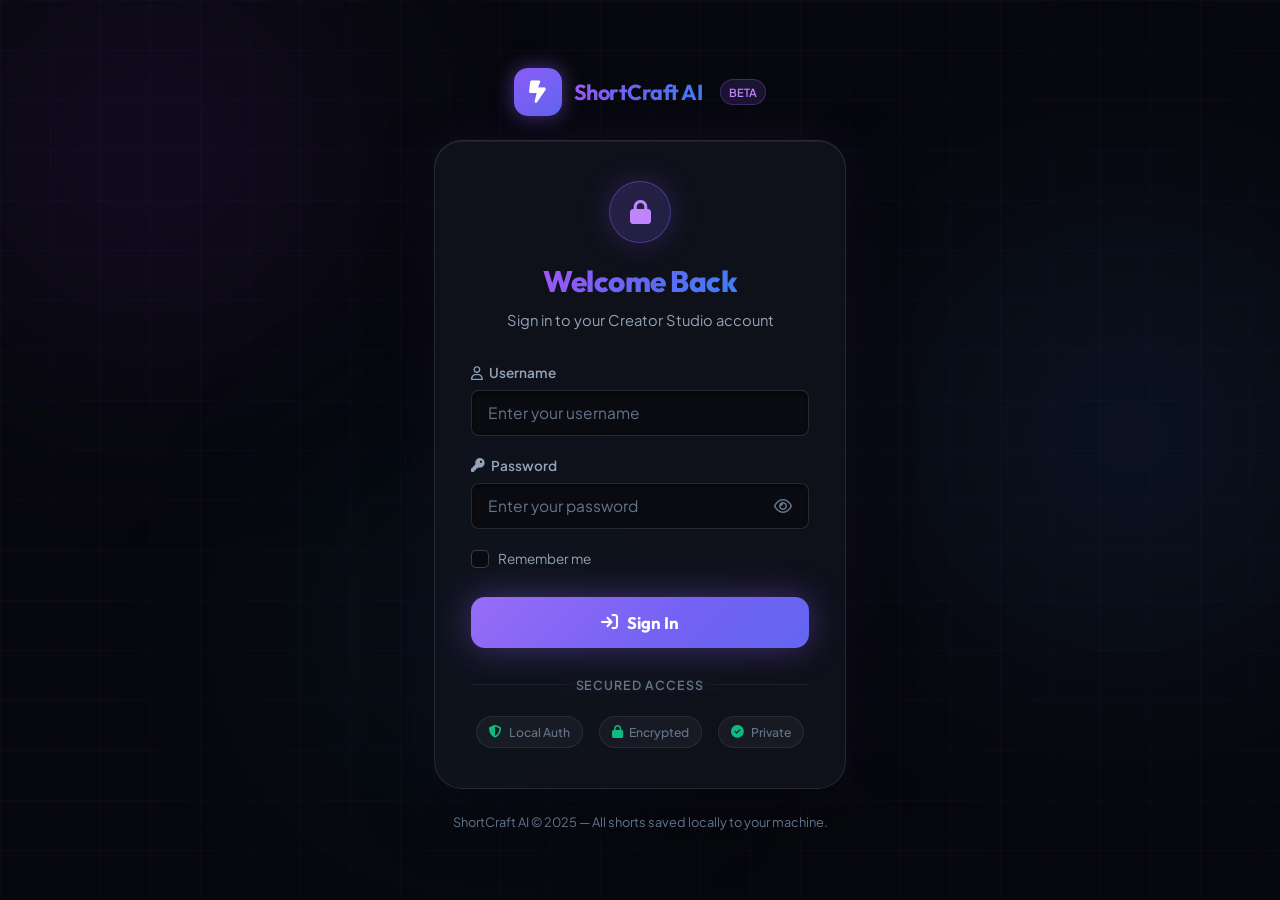
<file: short generator/login.html>
<!DOCTYPE html>
<html lang="en">
<head>
  <meta charset="UTF-8" />
  <meta name="viewport" content="width=device-width, initial-scale=1.0" />
  <title>Login — ShortCraft AI | Creator Studio</title>
  <meta name="description" content="Sign in to ShortCraft AI – the most powerful AI-driven YouTube Shorts generator for creators." />

  <!-- Google Fonts -->
  <link rel="preconnect" href="https://fonts.googleapis.com" />
  <link rel="preconnect" href="https://fonts.gstatic.com" crossorigin />
  <link href="https://fonts.googleapis.com/css2?family=Outfit:wght@400;500;600;700;800&family=Plus+Jakarta+Sans:wght@400;500;600;700&display=swap" rel="stylesheet" />

  <!-- Font Awesome -->
  <link rel="stylesheet" href="https://cdnjs.cloudflare.com/ajax/libs/font-awesome/6.5.0/css/all.min.css" />

  <!-- Styles -->
  <link rel="stylesheet" href="css/style.css" />
  <link rel="stylesheet" href="css/login.css" />
</head>
<body class="login-body">

  <!-- Ambient Background -->
  <div class="ambient-glow glow-1"></div>
  <div class="ambient-glow glow-2"></div>
  <div class="ambient-glow glow-3"></div>
  <div class="login-grid-bg"></div>

  <!-- Login Page Wrapper -->
  <div class="login-page-wrapper">

    <!-- Brand -->
    <a href="login.html" class="login-brand">
      <div class="logo-icon login-logo-icon">
        <i class="fa-solid fa-bolt-lightning"></i>
      </div>
      <span class="brand-title gradient-text">ShortCraft AI</span>
      <span class="brand-badge">BETA</span>
    </a>

    <!-- Login Card -->
    <div class="glass-panel login-card">

      <!-- Card Header -->
      <div class="login-card-header">
        <div class="login-icon-ring">
          <i class="fa-solid fa-lock"></i>
        </div>
        <h1 class="login-title gradient-text">Welcome Back</h1>
        <p class="login-subtitle">Sign in to your Creator Studio account</p>
      </div>

      <!-- Error Alert (hidden by default) -->
      <div class="login-error-alert" id="login-error-alert" style="display:none;">
        <i class="fa-solid fa-circle-exclamation"></i>
        <span id="login-error-msg">Invalid username or password. Please try again.</span>
      </div>

      <!-- Login Form -->
      <form class="login-form" id="login-form" novalidate autocomplete="off">

        <!-- Username Field -->
        <div class="field-group" id="field-username">
          <label class="field-label" for="input-username">
            <i class="fa-regular fa-user"></i> Username
          </label>
          <div class="field-input-wrap">
            <input
              type="text"
              id="input-username"
              class="field-input"
              placeholder="Enter your username"
              autocomplete="username"
              spellcheck="false"
            />
            <span class="field-status-icon" id="icon-username"></span>
          </div>
          <span class="field-error-msg" id="err-username">Please enter your username.</span>
        </div>

        <!-- Password Field -->
        <div class="field-group" id="field-password">
          <label class="field-label" for="input-password">
            <i class="fa-solid fa-key"></i> Password
          </label>
          <div class="field-input-wrap">
            <input
              type="password"
              id="input-password"
              class="field-input"
              placeholder="Enter your password"
              autocomplete="current-password"
            />
            <button type="button" class="toggle-password-btn" id="btn-toggle-password" title="Show / hide password" aria-label="Toggle password visibility">
              <i class="fa-regular fa-eye" id="icon-eye"></i>
            </button>
          </div>
          <span class="field-error-msg" id="err-password">Please enter your password.</span>
        </div>

        <!-- Options Row -->
        <div class="login-options-row">
          <label class="remember-label" for="remember-me">
            <input type="checkbox" class="remember-checkbox" id="remember-me" />
            <span class="custom-checkbox"></span>
            <span class="remember-text">Remember me</span>
          </label>
        </div>

        <!-- Submit Button -->
        <button type="submit" class="btn-login-submit" id="btn-login-submit">
          <span class="btn-login-text" id="btn-login-text">
            <i class="fa-solid fa-arrow-right-to-bracket"></i>
            Sign In
          </span>
          <span class="btn-login-loader" id="btn-login-loader" style="display:none;">
            <span class="spinner-dot-sm"></span>
            Signing in…
          </span>
        </button>

      </form>

      <!-- Divider -->
      <div class="login-divider"><span>secured access</span></div>

      <!-- Security Badges -->
      <div class="login-security-badges">
        <span class="security-badge">
          <i class="fa-solid fa-shield-halved"></i> Local Auth
        </span>
        <span class="security-badge">
          <i class="fa-solid fa-lock"></i> Encrypted
        </span>
        <span class="security-badge">
          <i class="fa-solid fa-circle-check"></i> Private
        </span>
      </div>

    </div>

    <!-- Footer -->
    <p class="login-footer-text">
      ShortCraft AI &copy; 2025 &mdash; All shorts saved locally to your machine.
    </p>

  </div>

  <script>
    // ── Login Form Logic ──────────────────────────────────────────────────────

    const form          = document.getElementById('login-form');
    const usernameInput = document.getElementById('input-username');
    const passwordInput = document.getElementById('input-password');
    const submitBtn     = document.getElementById('btn-login-submit');
    const btnText       = document.getElementById('btn-login-text');
    const btnLoader     = document.getElementById('btn-login-loader');
    const errorAlert    = document.getElementById('login-error-alert');
    const errorMsg      = document.getElementById('login-error-msg');

    // Password visibility toggle
    document.getElementById('btn-toggle-password').addEventListener('click', () => {
      const isPassword = passwordInput.type === 'password';
      passwordInput.type = isPassword ? 'text' : 'password';
      document.getElementById('icon-eye').className = isPassword
        ? 'fa-regular fa-eye-slash'
        : 'fa-regular fa-eye';
    });

    // Inline validation helpers
    function setFieldState(fieldId, iconId, state) {
      const group = document.getElementById(fieldId);
      group.classList.remove('valid', 'invalid');
      const icon = document.getElementById(iconId);
      if (state === 'valid') {
        group.classList.add('valid');
        icon.innerHTML = '<i class="fa-solid fa-circle-check text-green"></i>';
      } else if (state === 'invalid') {
        group.classList.add('invalid');
        icon.innerHTML = '<i class="fa-solid fa-circle-xmark text-red"></i>';
      } else {
        icon.innerHTML = '';
      }
    }

    usernameInput.addEventListener('input', () => {
      if (usernameInput.value.trim().length > 0) {
        setFieldState('field-username', 'icon-username', 'valid');
      } else {
        setFieldState('field-username', 'icon-username', '');
      }
    });

    passwordInput.addEventListener('input', () => {
      if (passwordInput.value.length > 0) {
        setFieldState('field-password', 'icon-password', 'valid');
      } else {
        setFieldState('field-password', 'icon-password', '');
      }
    });

    // Form submit — calls /api/login
    form.addEventListener('submit', async (e) => {
      e.preventDefault();

      let valid = true;
      const username = usernameInput.value.trim();
      const password = passwordInput.value;

      if (!username) {
        setFieldState('field-username', 'icon-username', 'invalid');
        valid = false;
      }
      if (!password) {
        setFieldState('field-password', 'icon-password', 'invalid');
        valid = false;
      }

      if (!valid) {
        form.classList.add('shake');
        setTimeout(() => form.classList.remove('shake'), 500);
        return;
      }

      // Show loader
      submitBtn.disabled = true;
      btnText.style.display = 'none';
      btnLoader.style.display = 'flex';
      errorAlert.style.display = 'none';

      try {
        const res = await fetch('/api/login', {
          method: 'POST',
          headers: { 'Content-Type': 'application/json' },
          body: JSON.stringify({ username, password })
        });
        const data = await res.json();

        if (data.success) {
          window.location.href = 'index.html';
        } else {
          errorMsg.textContent = data.error || 'Invalid credentials. Please try again.';
          errorAlert.style.display = 'flex';
          form.classList.add('shake');
          setTimeout(() => form.classList.remove('shake'), 500);
          setFieldState('field-username', 'icon-username', 'invalid');
          setFieldState('field-password', 'icon-password', 'invalid');
        }
      } catch (err) {
        errorMsg.textContent = 'Server se connect nahi ho pa raha. Kripya app restart karein.';
        errorAlert.style.display = 'flex';
      } finally {
        submitBtn.disabled = false;
        btnText.style.display = 'flex';
        btnLoader.style.display = 'none';
      }
    });

    // Pre-fill from localStorage if remember-me was set
    const saved = localStorage.getItem('sc_remember_user');
    if (saved) {
      usernameInput.value = saved;
      document.getElementById('remember-me').checked = true;
      setFieldState('field-username', 'icon-username', 'valid');
    }

    form.addEventListener('submit', () => {
      if (document.getElementById('remember-me').checked) {
        localStorage.setItem('sc_remember_user', usernameInput.value.trim());
      } else {
        localStorage.removeItem('sc_remember_user');
      }
    });
  </script>
</body>
</html>
</file>
<file: short generator/css/style.css>
/* ShortCraft AI - Creator Studio Stylesheet */
:root {
  --bg-primary: #07080d;
  --bg-surface: #0e1017;
  --bg-card: rgba(18, 20, 31, 0.75);
  --bg-card-hover: rgba(25, 28, 44, 0.9);
  
  --primary: #7928ca;
  --primary-light: #9333ea;
  --accent: #0070f3;
  --accent-cyan: #06b6d4;
  --accent-green: #10b981;
  --accent-red: #ef4444;
  
  --gradient-main: linear-gradient(135deg, #a855f7 0%, #6366f1 50%, #3b82f6 100%);
  --gradient-btn: linear-gradient(135deg, #8b5cf6 0%, #6366f1 100%);
  --gradient-hover: linear-gradient(135deg, #a855f7 0%, #4f46e5 100%);
  --gradient-cyan: linear-gradient(135deg, #06b6d4 0%, #3b82f6 100%);
  
  --border-subtle: rgba(255, 255, 255, 0.08);
  --border-highlight: rgba(168, 85, 247, 0.35);
  
  --text-primary: #f8fafc;
  --text-secondary: #94a3b8;
  --text-muted: #64748b;
  
  --font-family: 'Plus Jakarta Sans', -apple-system, BlinkMacSystemFont, sans-serif;
  --font-display: 'Outfit', sans-serif;
  
  --radius-sm: 8px;
  --radius-md: 14px;
  --radius-lg: 20px;
  --radius-xl: 28px;
  
  --shadow-glow: 0 0 40px rgba(139, 92, 246, 0.25);
  --shadow-card: 0 10px 30px -10px rgba(0, 0, 0, 0.5);
}

* {
  box-sizing: border-box;
  margin: 0;
  padding: 0;
}

body {
  background-color: var(--bg-primary);
  color: var(--text-primary);
  font-family: var(--font-family);
  min-height: 100vh;
  position: relative;
  overflow-x: hidden;
  line-height: 1.5;
}

/* Ambient glow orbs */
.ambient-glow {
  position: fixed;
  border-radius: 50%;
  filter: blur(120px);
  pointer-events: none;
  z-index: 0;
}
.glow-1 {
  width: 500px;
  height: 500px;
  top: -100px;
  left: -100px;
  background: radial-gradient(circle, rgba(147, 51, 234, 0.18) 0%, transparent 70%);
}
.glow-2 {
  width: 600px;
  height: 600px;
  top: 15%;
  right: -150px;
  background: radial-gradient(circle, rgba(59, 130, 246, 0.15) 0%, transparent 70%);
}
.glow-3 {
  width: 450px;
  height: 450px;
  bottom: 50px;
  left: 20%;
  background: radial-gradient(circle, rgba(6, 182, 212, 0.12) 0%, transparent 70%);
}

/* Typography & Utilities */
.gradient-text {
  background: var(--gradient-main);
  -webkit-background-clip: text;
  -webkit-text-fill-color: transparent;
  display: inline-block;
}
.text-red { color: #f43f5e; }
.text-cyan { color: #06b6d4; }
.text-green { color: #10b981; }

.glass-panel {
  background: var(--bg-card);
  backdrop-filter: blur(20px);
  -webkit-backdrop-filter: blur(20px);
  border: 1px solid var(--border-subtle);
  border-radius: var(--radius-lg);
  box-shadow: var(--shadow-card);
}

/* Navigation */
.navbar {
  position: sticky;
  top: 0;
  z-index: 100;
  background: rgba(7, 8, 13, 0.85);
  backdrop-filter: blur(16px);
  border-bottom: 1px solid var(--border-subtle);
  padding: 1rem 0;
}
.nav-container {
  max-width: 1200px;
  margin: 0 auto;
  padding: 0 1.5rem;
  display: flex;
  align-items: center;
  justify-content: space-between;
}
.brand {
  display: flex;
  align-items: center;
  gap: 0.75rem;
  text-decoration: none;
}
.logo-icon {
  width: 42px;
  height: 42px;
  border-radius: 12px;
  background: var(--gradient-btn);
  display: flex;
  align-items: center;
  justify-content: center;
  color: #fff;
  font-size: 1.25rem;
  box-shadow: 0 0 20px rgba(139, 92, 246, 0.5);
}
.brand-title {
  font-family: var(--font-display);
  font-size: 1.35rem;
  font-weight: 700;
  letter-spacing: -0.5px;
}
.brand-badge {
  font-size: 0.7rem;
  font-weight: 600;
  padding: 0.2rem 0.5rem;
  background: rgba(139, 92, 246, 0.15);
  border: 1px solid rgba(139, 92, 246, 0.3);
  color: #c084fc;
  border-radius: 20px;
  margin-left: 0.35rem;
}
.nav-actions {
  display: flex;
  align-items: center;
  gap: 1.25rem;
}
.status-indicator {
  display: flex;
  align-items: center;
  gap: 0.5rem;
  font-size: 0.82rem;
  color: var(--text-secondary);
  background: rgba(255, 255, 255, 0.04);
  padding: 0.4rem 0.85rem;
  border-radius: 20px;
  border: 1px solid var(--border-subtle);
}
.status-dot {
  width: 8px;
  height: 8px;
  border-radius: 50%;
  background: var(--accent-green);
  box-shadow: 0 0 8px var(--accent-green);
  animation: pulse 2s infinite;
}
@keyframes pulse {
  0% { transform: scale(0.95); box-shadow: 0 0 0 0 rgba(16, 185, 129, 0.7); }
  70% { transform: scale(1); box-shadow: 0 0 0 8px rgba(16, 185, 129, 0); }
  100% { transform: scale(0.95); box-shadow: 0 0 0 0 rgba(16, 185, 129, 0); }
}
.nav-link {
  color: var(--text-secondary);
  text-decoration: none;
  font-size: 0.9rem;
  font-weight: 500;
  transition: color 0.2s;
}
.nav-link:hover {
  color: #fff;
}
.nav-logout-btn {
  display: flex;
  align-items: center;
  gap: 0.35rem;
  padding: 0.4rem 0.85rem;
  border-radius: 20px;
  background: rgba(239, 68, 68, 0.08);
  border: 1px solid rgba(239, 68, 68, 0.25);
  color: #fca5a5 !important;
  font-size: 0.85rem;
  font-weight: 600;
  transition: all 0.2s ease;
}
.nav-logout-btn:hover {
  background: rgba(239, 68, 68, 0.18);
  border-color: rgba(239, 68, 68, 0.5);
  color: #fff !important;
  transform: none;
}

/* Main Layout */
.main-wrapper {
  max-width: 1100px;
  margin: 0 auto;
  padding: 2.5rem 1.5rem 5rem;
  position: relative;
  z-index: 10;
}

/* Hero Section */
.hero-section {
  text-align: center;
  margin-bottom: 2.5rem;
}
.hero-badge {
  display: inline-flex;
  align-items: center;
  gap: 0.5rem;
  background: rgba(139, 92, 246, 0.12);
  border: 1px solid rgba(139, 92, 246, 0.3);
  color: #c084fc;
  padding: 0.4rem 1rem;
  border-radius: 30px;
  font-size: 0.85rem;
  font-weight: 600;
  margin-bottom: 1.25rem;
}
.hero-title {
  font-family: var(--font-display);
  font-size: 2.75rem;
  font-weight: 800;
  line-height: 1.15;
  letter-spacing: -1px;
  margin-bottom: 1rem;
}
.hero-subtitle {
  color: var(--text-secondary);
  font-size: 1.1rem;
  max-width: 680px;
  margin: 0 auto;
}

/* App Card */
.app-card {
  padding: 2rem;
  border-radius: var(--radius-xl);
  border: 1px solid rgba(255, 255, 255, 0.1);
  box-shadow: 0 20px 50px rgba(0, 0, 0, 0.4);
}

/* Mode Switch Tabs */
.mode-tabs {
  display: flex;
  gap: 0.5rem;
  margin-bottom: 1.5rem;
  border-bottom: 1px solid var(--border-subtle);
  padding-bottom: 0.75rem;
}
.tab-btn {
  background: transparent;
  border: none;
  color: var(--text-secondary);
  font-family: var(--font-family);
  font-size: 0.95rem;
  font-weight: 600;
  padding: 0.6rem 1.2rem;
  border-radius: var(--radius-sm);
  cursor: pointer;
  display: flex;
  align-items: center;
  gap: 0.5rem;
  transition: all 0.2s ease;
}
.tab-btn:hover {
  color: #fff;
  background: rgba(255, 255, 255, 0.04);
}
.tab-btn.active {
  color: #fff;
  background: rgba(255, 255, 255, 0.08);
  border: 1px solid rgba(255, 255, 255, 0.12);
}

/* URL Input */
.url-input-container {
  display: flex;
  align-items: center;
  background: rgba(10, 11, 16, 0.8);
  border: 1px solid rgba(255, 255, 255, 0.14);
  border-radius: var(--radius-md);
  padding: 0.4rem 0.5rem 0.4rem 1.2rem;
  transition: all 0.25s ease;
  box-shadow: inset 0 2px 4px rgba(0,0,0,0.5);
}
.url-input-container:focus-within {
  border-color: #8b5cf6;
  box-shadow: 0 0 20px rgba(139, 92, 246, 0.35), inset 0 2px 4px rgba(0,0,0,0.5);
}
.input-icon {
  font-size: 1.35rem;
  color: #f43f5e;
  margin-right: 0.75rem;
}
.url-input-container input {
  flex: 1;
  background: transparent;
  border: none;
  outline: none;
  color: #fff;
  font-family: var(--font-family);
  font-size: 1rem;
  padding: 0.6rem 0;
}
.url-input-container input::placeholder {
  color: var(--text-muted);
}
.btn-paste, .btn-fetch {
  background: rgba(255, 255, 255, 0.07);
  border: 1px solid var(--border-subtle);
  color: var(--text-primary);
  font-size: 0.88rem;
  font-weight: 600;
  padding: 0.6rem 1rem;
  border-radius: var(--radius-sm);
  cursor: pointer;
  display: flex;
  align-items: center;
  gap: 0.4rem;
  margin-left: 0.4rem;
  transition: all 0.2s ease;
}
.btn-paste:hover {
  background: rgba(255, 255, 255, 0.15);
  color: #fff;
}
.btn-fetch {
  background: #3b82f6;
  border-color: #60a5fa;
}
.btn-fetch:hover {
  background: #2563eb;
}

/* Quick Samples */
.samples-row {
  display: flex;
  align-items: center;
  flex-wrap: wrap;
  gap: 0.6rem;
  margin-top: 1rem;
  margin-bottom: 1.5rem;
  font-size: 0.85rem;
}
.samples-label {
  color: var(--text-secondary);
  display: flex;
  align-items: center;
  gap: 0.35rem;
  font-weight: 500;
}
.chip-sample {
  background: rgba(255, 255, 255, 0.04);
  border: 1px solid var(--border-subtle);
  color: #cbd5e1;
  font-size: 0.8rem;
  padding: 0.35rem 0.75rem;
  border-radius: 20px;
  cursor: pointer;
  display: inline-flex;
  align-items: center;
  gap: 0.35rem;
  transition: all 0.2s ease;
}
.chip-sample:hover {
  background: rgba(139, 92, 246, 0.15);
  border-color: rgba(139, 92, 246, 0.4);
  color: #fff;
}

/* Drop Zone (Upload) */
.drop-zone {
  border: 2px dashed rgba(255, 255, 255, 0.15);
  border-radius: var(--radius-md);
  padding: 2.5rem 1.5rem;
  text-align: center;
  background: rgba(0, 0, 0, 0.2);
  transition: all 0.2s ease;
  margin-bottom: 1.5rem;
}
.drop-zone.dragover {
  border-color: #8b5cf6;
  background: rgba(139, 92, 246, 0.08);
}
.drop-icon {
  font-size: 2.5rem;
  color: var(--accent-cyan);
  margin-bottom: 0.75rem;
}
.drop-title {
  font-size: 1.1rem;
  font-weight: 600;
  margin-bottom: 0.25rem;
}
.drop-hint {
  color: var(--text-muted);
  font-size: 0.85rem;
  margin-bottom: 1rem;
}
.file-name-tag {
  margin-top: 1rem;
  display: inline-block;
  background: rgba(16, 185, 129, 0.15);
  border: 1px solid rgba(16, 185, 129, 0.3);
  color: #34d399;
  padding: 0.4rem 1rem;
  border-radius: 20px;
  font-size: 0.85rem;
}

/* Video Preview Card */
.video-preview-card {
  display: flex;
  gap: 1.25rem;
  background: rgba(0, 0, 0, 0.35);
  border: 1px solid var(--border-subtle);
  border-radius: var(--radius-md);
  padding: 1rem;
  margin-bottom: 1.5rem;
  align-items: center;
  animation: fadeIn 0.3s ease;
}
@keyframes fadeIn {
  from { opacity: 0; transform: translateY(6px); }
  to { opacity: 1; transform: translateY(0); }
}
.preview-thumb-box {
  position: relative;
  width: 140px;
  height: 80px;
  border-radius: var(--radius-sm);
  overflow: hidden;
  flex-shrink: 0;
  background: #111;
}
.preview-thumb {
  width: 100%;
  height: 100%;
  object-fit: cover;
}
.preview-duration {
  position: absolute;
  bottom: 6px;
  right: 6px;
  background: rgba(0, 0, 0, 0.8);
  color: #fff;
  font-size: 0.7rem;
  font-weight: 700;
  padding: 0.15rem 0.4rem;
  border-radius: 4px;
}
.preview-meta {
  flex: 1;
  min-width: 0;
}
.preview-title {
  font-size: 1.05rem;
  font-weight: 700;
  white-space: nowrap;
  overflow: hidden;
  text-overflow: ellipsis;
  margin-bottom: 0.3rem;
}
.preview-author {
  font-size: 0.85rem;
  color: var(--text-secondary);
  display: flex;
  align-items: center;
  gap: 0.35rem;
  margin-bottom: 0.2rem;
}
.preview-views {
  font-size: 0.8rem;
  color: var(--text-muted);
}

/* Settings Grid */
.settings-grid {
  display: grid;
  grid-template-columns: repeat(auto-fit, minmax(240px, 1fr));
  gap: 1.25rem;
  margin-bottom: 2rem;
  background: rgba(0, 0, 0, 0.2);
  padding: 1.25rem;
  border-radius: var(--radius-md);
  border: 1px solid var(--border-subtle);
}
.setting-box {
  display: flex;
  flex-direction: column;
  gap: 0.5rem;
}
.setting-label {
  font-size: 0.85rem;
  font-weight: 600;
  color: var(--text-secondary);
  display: flex;
  align-items: center;
  gap: 0.4rem;
}

/* Segmented Controls */
.segmented-control {
  display: flex;
  background: rgba(10, 11, 16, 0.9);
  border: 1px solid var(--border-subtle);
  border-radius: var(--radius-sm);
  padding: 3px;
  gap: 3px;
}
.segment-btn {
  flex: 1;
  background: transparent;
  border: none;
  color: var(--text-muted);
  font-family: var(--font-family);
  font-size: 0.82rem;
  font-weight: 600;
  padding: 0.5rem 0.25rem;
  border-radius: 6px;
  cursor: pointer;
  text-align: center;
  transition: all 0.2s ease;
}
.segment-btn:hover {
  color: #fff;
}
.segment-btn.active {
  background: var(--gradient-btn);
  color: #fff;
  box-shadow: 0 2px 8px rgba(139, 92, 246, 0.4);
}

/* Custom Select */
.custom-select {
  background: rgba(10, 11, 16, 0.9);
  border: 1px solid var(--border-subtle);
  color: #fff;
  font-family: var(--font-family);
  font-size: 0.88rem;
  font-weight: 500;
  padding: 0.65rem 0.85rem;
  border-radius: var(--radius-sm);
  outline: none;
  cursor: pointer;
  transition: border-color 0.2s;
}
.custom-select:focus {
  border-color: #8b5cf6;
}

/* Toggle Switch */
.toggle-group {
  display: flex;
  align-items: center;
  height: 100%;
}
.switch-container {
  display: flex;
  align-items: center;
  gap: 0.75rem;
  cursor: pointer;
}
.switch-container input {
  display: none;
}
.switch-slider {
  width: 44px;
  height: 24px;
  background: rgba(255, 255, 255, 0.15);
  border-radius: 20px;
  position: relative;
  transition: background 0.2s ease;
}
.switch-slider::before {
  content: "";
  position: absolute;
  width: 18px;
  height: 18px;
  border-radius: 50%;
  top: 3px;
  left: 3px;
  background: #fff;
  transition: transform 0.2s ease;
}
.switch-container input:checked + .switch-slider {
  background: #8b5cf6;
}
.switch-container input:checked + .switch-slider::before {
  transform: translateX(20px);
}
.switch-label {
  font-size: 0.88rem;
  font-weight: 500;
  color: #e2e8f0;
}

/* Action Button */
.action-footer {
  text-align: center;
}
.btn-primary-glow {
  background: var(--gradient-btn);
  border: none;
  color: #fff;
  font-family: var(--font-display);
  font-size: 1.15rem;
  font-weight: 700;
  padding: 1.1rem 2.5rem;
  border-radius: var(--radius-md);
  cursor: pointer;
  box-shadow: 0 0 35px rgba(139, 92, 246, 0.45);
  display: inline-flex;
  flex-direction: column;
  align-items: center;
  gap: 0.2rem;
  transition: all 0.25s cubic-bezier(0.16, 1, 0.3, 1);
  width: 100%;
  max-width: 440px;
}
.btn-primary-glow:hover {
  background: var(--gradient-hover);
  transform: translateY(-2px);
  box-shadow: 0 0 45px rgba(139, 92, 246, 0.65);
}
.btn-primary-glow:active {
  transform: translateY(1px);
}
.btn-subtext {
  font-family: var(--font-family);
  font-size: 0.78rem;
  font-weight: 500;
  opacity: 0.85;
}

.btn-secondary {
  background: rgba(255, 255, 255, 0.08);
  border: 1px solid var(--border-subtle);
  color: #fff;
  font-family: var(--font-family);
  font-size: 0.9rem;
  font-weight: 600;
  padding: 0.6rem 1.2rem;
  border-radius: var(--radius-sm);
  cursor: pointer;
  display: inline-flex;
  align-items: center;
  gap: 0.5rem;
  transition: all 0.2s;
}
.btn-secondary:hover {
  background: rgba(255, 255, 255, 0.15);
}

/* Progress Container */
.progress-container {
  margin-top: 2rem;
  padding-top: 1.5rem;
  border-top: 1px solid var(--border-subtle);
  animation: fadeIn 0.3s ease;
}
.progress-header {
  display: flex;
  justify-content: space-between;
  align-items: center;
  margin-bottom: 0.75rem;
}
.progress-title-wrap {
  display: flex;
  align-items: center;
  gap: 0.6rem;
}
.spinner-dot {
  width: 12px;
  height: 12px;
  border: 2px solid rgba(139, 92, 246, 0.3);
  border-top-color: #a855f7;
  border-radius: 50%;
  animation: spin 0.8s linear infinite;
}
@keyframes spin {
  to { transform: rotate(360deg); }
}
.progress-status-text {
  font-size: 0.95rem;
  font-weight: 600;
  color: #cbd5e1;
}
.progress-percent {
  font-family: var(--font-display);
  font-size: 1.1rem;
  font-weight: 700;
  color: #a855f7;
}
.progress-track {
  width: 100%;
  height: 10px;
  background: rgba(255, 255, 255, 0.08);
  border-radius: 10px;
  overflow: hidden;
  margin-bottom: 1rem;
}
.progress-bar-fill {
  height: 100%;
  background: var(--gradient-main);
  border-radius: 10px;
  transition: width 0.4s ease;
  box-shadow: 0 0 15px rgba(168, 85, 247, 0.5);
}
.progress-steps {
  display: flex;
  flex-wrap: wrap;
  gap: 0.75rem;
}
.step-chip {
  font-size: 0.8rem;
  font-weight: 500;
  color: var(--text-muted);
  background: rgba(255, 255, 255, 0.03);
  padding: 0.35rem 0.8rem;
  border-radius: 20px;
  border: 1px solid var(--border-subtle);
  display: flex;
  align-items: center;
  gap: 0.4rem;
}
.step-chip.active {
  color: #c084fc;
  border-color: rgba(168, 85, 247, 0.4);
  background: rgba(168, 85, 247, 0.1);
}

/* Results Section */
.results-section {
  margin-top: 3rem;
  animation: fadeIn 0.4s ease;
}
.results-header {
  display: flex;
  justify-content: space-between;
  align-items: center;
  margin-bottom: 1.75rem;
  flex-wrap: wrap;
  gap: 1rem;
}
.results-title {
  font-family: var(--font-display);
  font-size: 1.85rem;
  font-weight: 700;
  display: flex;
  align-items: center;
  gap: 0.6rem;
}
.results-subtitle {
  color: var(--text-secondary);
  font-size: 0.95rem;
  margin-top: 0.25rem;
}
.btn-download-zip {
  background: var(--gradient-cyan);
  color: #fff;
  text-decoration: none;
  font-family: var(--font-family);
  font-size: 0.95rem;
  font-weight: 700;
  padding: 0.75rem 1.4rem;
  border-radius: var(--radius-md);
  display: inline-flex;
  align-items: center;
  gap: 0.5rem;
  box-shadow: 0 0 25px rgba(6, 182, 212, 0.35);
  transition: all 0.2s ease;
}
.btn-download-zip:hover {
  transform: translateY(-2px);
  box-shadow: 0 0 35px rgba(6, 182, 212, 0.55);
}

/* Shorts Grid (Vertical 9:16 layout) */
.shorts-grid {
  display: grid;
  grid-template-columns: repeat(auto-fill, minmax(280px, 1fr));
  gap: 1.75rem;
}
.short-card {
  background: var(--bg-card);
  backdrop-filter: blur(16px);
  border: 1px solid var(--border-subtle);
  border-radius: var(--radius-lg);
  overflow: hidden;
  display: flex;
  flex-direction: column;
  transition: transform 0.25s ease, border-color 0.25s ease, box-shadow 0.25s ease;
}
.short-card:hover {
  transform: translateY(-4px);
  border-color: rgba(168, 85, 247, 0.4);
  box-shadow: 0 15px 35px rgba(0, 0, 0, 0.6), 0 0 25px rgba(139, 92, 246, 0.2);
}

/* Vertical 9:16 player container */
.video-wrapper {
  position: relative;
  width: 100%;
  aspect-ratio: 9 / 16;
  background: #000;
  overflow: hidden;
}
.short-video-player {
  width: 100%;
  height: 100%;
  object-fit: cover;
  display: block;
}
.viral-badge {
  position: absolute;
  top: 12px;
  right: 12px;
  background: rgba(0, 0, 0, 0.75);
  backdrop-filter: blur(8px);
  border: 1px solid rgba(255, 255, 255, 0.15);
  color: #fbbf24;
  font-size: 0.75rem;
  font-weight: 700;
  padding: 0.3rem 0.6rem;
  border-radius: 20px;
  display: flex;
  align-items: center;
  gap: 0.35rem;
  z-index: 5;
}
.clip-index-badge {
  position: absolute;
  top: 12px;
  left: 12px;
  background: var(--gradient-btn);
  color: #fff;
  font-size: 0.75rem;
  font-weight: 700;
  padding: 0.3rem 0.65rem;
  border-radius: 20px;
  box-shadow: 0 2px 10px rgba(0,0,0,0.5);
  z-index: 5;
}
.subtitles-badge {
  position: absolute;
  top: 46px;
  left: 12px;
  background: rgba(147, 51, 234, 0.88);
  backdrop-filter: blur(8px);
  border: 1px solid rgba(255, 255, 255, 0.25);
  color: #fff;
  font-size: 0.72rem;
  font-weight: 700;
  padding: 0.25rem 0.6rem;
  border-radius: 20px;
  display: flex;
  align-items: center;
  gap: 0.35rem;
  z-index: 5;
  box-shadow: 0 2px 10px rgba(0, 0, 0, 0.4);
}

/* Card Body & Info */
.short-card-body {
  padding: 1.15rem;
  display: flex;
  flex-direction: column;
  flex: 1;
}
.short-card-title {
  font-size: 1.05rem;
  font-weight: 700;
  margin-bottom: 0.4rem;
  color: #fff;
}
.short-card-meta {
  display: flex;
  align-items: center;
  gap: 0.85rem;
  font-size: 0.8rem;
  color: var(--text-secondary);
  margin-bottom: 1.1rem;
}
.meta-item {
  display: flex;
  align-items: center;
  gap: 0.3rem;
}

/* Download Button inside Card */
.btn-download-short {
  margin-top: auto;
  background: rgba(255, 255, 255, 0.08);
  border: 1px solid var(--border-subtle);
  color: #fff;
  text-decoration: none;
  font-family: var(--font-family);
  font-size: 0.9rem;
  font-weight: 600;
  padding: 0.75rem;
  border-radius: var(--radius-sm);
  text-align: center;
  display: flex;
  align-items: center;
  justify-content: center;
  gap: 0.5rem;
  transition: all 0.2s ease;
}
.btn-download-short:hover {
  background: var(--gradient-btn);
  border-color: transparent;
  box-shadow: 0 0 20px rgba(139, 92, 246, 0.4);
}

/* Features Grid */
.features-section {
  margin-top: 5rem;
}
.section-title-wrap {
  text-align: center;
  margin-bottom: 2.5rem;
}
.section-title {
  font-family: var(--font-display);
  font-size: 2rem;
  font-weight: 800;
  margin-bottom: 0.5rem;
}
.section-desc {
  color: var(--text-secondary);
  font-size: 1rem;
}
.features-grid {
  display: grid;
  grid-template-columns: repeat(auto-fit, minmax(280px, 1fr));
  gap: 1.5rem;
}
.feature-card {
  padding: 2rem;
  position: relative;
  transition: transform 0.2s;
}
.feature-card:hover {
  transform: translateY(-4px);
}
.feature-num {
  position: absolute;
  top: 1.5rem;
  right: 1.5rem;
  font-family: var(--font-display);
  font-size: 1.8rem;
  font-weight: 800;
  color: rgba(255, 255, 255, 0.08);
}
.feature-icon {
  width: 48px;
  height: 48px;
  border-radius: 12px;
  background: rgba(139, 92, 246, 0.15);
  border: 1px solid rgba(139, 92, 246, 0.3);
  display: flex;
  align-items: center;
  justify-content: center;
  font-size: 1.35rem;
  color: #c084fc;
  margin-bottom: 1.25rem;
}
.feature-heading {
  font-size: 1.2rem;
  font-weight: 700;
  margin-bottom: 0.6rem;
}
.feature-text {
  color: var(--text-secondary);
  font-size: 0.92rem;
  line-height: 1.6;
}

/* Subtitle & AI Transcription Feature Card */
.subtitle-feature-card {
  background: linear-gradient(145deg, rgba(28, 22, 48, 0.75) 0%, rgba(13, 15, 28, 0.85) 100%);
  border: 1px solid rgba(168, 85, 247, 0.28);
  border-radius: var(--radius-md);
  padding: 1.25rem 1.5rem;
  margin-bottom: 2rem;
  box-shadow: 0 10px 25px -10px rgba(139, 92, 246, 0.15);
  transition: all 0.3s ease;
}
.subtitle-feature-card:hover {
  border-color: rgba(168, 85, 247, 0.45);
}
.subtitle-card-header {
  display: flex;
  align-items: center;
  justify-content: space-between;
  gap: 1.25rem;
}
.subtitle-header-left {
  display: flex;
  align-items: center;
  gap: 1rem;
}
.feature-icon-badge {
  width: 44px;
  height: 44px;
  border-radius: 12px;
  background: linear-gradient(135deg, rgba(168, 85, 247, 0.25), rgba(59, 130, 246, 0.25));
  border: 1px solid rgba(168, 85, 247, 0.4);
  color: #c084fc;
  display: flex;
  align-items: center;
  justify-content: center;
  font-size: 1.25rem;
  flex-shrink: 0;
}
.feature-titles {
  display: flex;
  flex-direction: column;
}
.feature-main-title {
  font-size: 1.05rem;
  font-weight: 700;
  color: #fff;
  display: flex;
  align-items: center;
  gap: 0.6rem;
}
.pro-tag {
  font-size: 0.68rem;
  font-weight: 800;
  background: rgba(168, 85, 247, 0.2);
  border: 1px solid rgba(168, 85, 247, 0.5);
  color: #d8b4fe;
  padding: 0.15rem 0.5rem;
  border-radius: 6px;
  text-transform: uppercase;
  letter-spacing: 0.5px;
}
.feature-desc {
  font-size: 0.85rem;
  color: var(--text-secondary);
  margin-top: 0.25rem;
  line-height: 1.4;
}
.subtitle-toggle-wrap {
  flex-shrink: 0;
}

/* Subtitle Options Drawer */
.subtitle-options-drawer {
  margin-top: 1.25rem;
  padding-top: 1.25rem;
  border-top: 1px solid rgba(255, 255, 255, 0.08);
  animation: fadeIn 0.3s ease;
}
.subtitle-options-grid {
  display: flex;
  flex-direction: column;
  gap: 1.25rem;
}
.sub-setting-box {
  display: flex;
  flex-direction: column;
  gap: 0.5rem;
}
.style-cards-selector {
  display: grid;
  grid-template-columns: repeat(auto-fit, minmax(130px, 1fr));
  gap: 0.75rem;
  margin-top: 0.3rem;
}
.style-radio-card {
  cursor: pointer;
  position: relative;
  display: block;
}
.style-radio-card input {
  position: absolute;
  opacity: 0;
  pointer-events: none;
}
.style-card-content {
  background: rgba(10, 11, 16, 0.85);
  border: 1px solid var(--border-subtle);
  border-radius: var(--radius-sm);
  padding: 0.8rem 0.6rem;
  text-align: center;
  transition: all 0.2s ease;
}
.style-radio-card:hover .style-card-content {
  border-color: rgba(168, 85, 247, 0.4);
  transform: translateY(-2px);
}
.style-radio-card.active .style-card-content,
.style-radio-card input:checked + .style-card-content {
  background: rgba(139, 92, 246, 0.18);
  border-color: #a855f7;
  box-shadow: 0 0 16px rgba(168, 85, 247, 0.35);
}
.style-icon {
  font-size: 1.4rem;
  margin-bottom: 0.3rem;
  display: block;
}
.style-title {
  font-size: 0.84rem;
  font-weight: 700;
  color: #fff;
  display: block;
}
.style-tag {
  font-size: 0.72rem;
  color: var(--text-muted);
  display: block;
  margin-top: 0.2rem;
}
.sub-row-grid {
  display: grid;
  grid-template-columns: 1fr 1fr;
  gap: 1.25rem;
}

/* Subtitle Live Preview */
.subtitle-live-preview {
  background: rgba(0, 0, 0, 0.4);
  border: 1px solid var(--border-subtle);
  border-radius: var(--radius-sm);
  padding: 0.9rem 1.25rem;
}
.preview-mini-label {
  font-size: 0.82rem;
  font-weight: 600;
  color: var(--text-secondary);
  display: flex;
  align-items: center;
  gap: 0.35rem;
  margin-bottom: 0.6rem;
}
.preview-stage {
  height: 75px;
  display: flex;
  align-items: center;
  justify-content: center;
  background: radial-gradient(circle at center, rgba(30, 27, 75, 0.6) 0%, rgba(10, 11, 16, 0.9) 100%);
  border-radius: 8px;
  overflow: hidden;
  position: relative;
  border: 1px dashed rgba(255, 255, 255, 0.1);
}
.preview-caption-bubble {
  font-family: 'Arial Black', Impact, sans-serif;
  font-size: 1.2rem;
  font-weight: 900;
  text-transform: uppercase;
  letter-spacing: 0.5px;
  padding: 0.3rem 0.8rem;
  display: inline-block;
  text-shadow: 2px 2px 0 #000, -2px -2px 0 #000, -2px 2px 0 #000, 2px -2px 0 #000, 0 4px 8px rgba(0,0,0,0.8);
  transition: all 0.3s ease;
  animation: popPreview 2s infinite ease-in-out;
}
@keyframes popPreview {
  0%, 100% { transform: scale(1); }
  50% { transform: scale(1.08); }
}
.preview-hormozi {
  color: #ffffff;
}
.preview-hormozi .highlight-word {
  color: #facc15;
}
.preview-tiktok_neon {
  color: #22d3ee;
  text-shadow: 0 0 10px #06b6d4, 2px 2px 0 #581c87, -2px -2px 0 #581c87;
}
.preview-karaoke {
  color: #f8fafc;
}
.preview-karaoke .highlight-word {
  color: #4ade80;
  text-shadow: 0 0 14px #22c55e;
}
.preview-clean_box {
  font-family: 'Plus Jakarta Sans', sans-serif;
  font-size: 1.05rem;
  color: #ffffff;
  background: rgba(0, 0, 0, 0.8);
  border-radius: 6px;
  padding: 0.4rem 1.1rem;
  text-shadow: none;
}
.preview-fire_red {
  color: #ffffff;
}
.preview-fire_red .highlight-word {
  color: #ef4444;
  text-shadow: 0 0 12px #dc2626;
}

/* Footer */
.footer {
  margin-top: 4rem;
  border-top: 1px solid var(--border-subtle);
  padding: 2rem 0;
  text-align: center;
  color: var(--text-muted);
  font-size: 0.85rem;
}

/* Responsive adjustments */
@media (max-width: 768px) {
  .hero-title {
    font-size: 2rem;
  }
  .app-card {
    padding: 1.25rem;
  }
  .url-input-container {
    flex-direction: column;
    align-items: stretch;
    padding: 0.75rem;
    gap: 0.5rem;
  }
  .url-input-container input {
    width: 100%;
  }
  .btn-paste, .btn-fetch {
    margin-left: 0;
    justify-content: center;
  }
  .settings-grid {
    grid-template-columns: 1fr;
  }
  .sub-row-grid {
    grid-template-columns: 1fr;
  }
  .subtitle-card-header {
    flex-direction: column;
    align-items: flex-start;
  }
  .subtitle-toggle-wrap {
    align-self: flex-end;
  }
  .video-preview-card {
    flex-direction: column;
    align-items: flex-start;
  }
  .preview-thumb-box {
    width: 100%;
    height: 160px;
  }
  .d-drive-alert-banner {
    flex-direction: column;
    gap: 0.75rem;
    align-items: flex-start;
  }
}

/* D: Drive Save Banner */
.d-drive-alert-banner {
  background: linear-gradient(135deg, rgba(6, 182, 212, 0.15) 0%, rgba(59, 130, 246, 0.15) 100%);
  border: 1px solid rgba(6, 182, 212, 0.35);
  border-radius: var(--radius-md);
  padding: 0.85rem 1.25rem;
  margin-bottom: 1.5rem;
  display: flex;
  align-items: center;
  justify-content: space-between;
  gap: 1rem;
}
.d-banner-left {
  display: flex;
  align-items: center;
  gap: 0.75rem;
  font-size: 0.92rem;
  color: #e2e8f0;
}
.d-banner-left code {
  background: rgba(0, 0, 0, 0.4);
  padding: 0.15rem 0.5rem;
  border-radius: 4px;
  color: #38bdf8;
  font-family: monospace;
}
.btn-open-d-folder, .btn-d-folder-action {
  background: rgba(6, 182, 212, 0.2);
  border: 1px solid rgba(6, 182, 212, 0.4);
  color: #38bdf8;
  font-family: var(--font-family);
  font-size: 0.85rem;
  font-weight: 700;
  padding: 0.5rem 1rem;
  border-radius: var(--radius-sm);
  cursor: pointer;
  display: inline-flex;
  align-items: center;
  gap: 0.45rem;
  transition: all 0.2s ease;
  white-space: nowrap;
}
.btn-open-d-folder:hover, .btn-d-folder-action:hover {
  background: rgba(6, 182, 212, 0.35);
  color: #fff;
  border-color: #38bdf8;
  box-shadow: 0 0 15px rgba(6, 182, 212, 0.4);
}

.d-drive-status-pill {
  font-size: 0.75rem;
  font-weight: 600;
  color: #34d399;
  background: rgba(16, 185, 129, 0.12);
  border: 1px solid rgba(16, 185, 129, 0.25);
  padding: 0.2rem 0.55rem;
  border-radius: 12px;
  display: inline-flex;
  align-items: center;
  gap: 0.35rem;
  margin-bottom: 0.5rem;
  align-self: flex-start;
}

.card-btn-group {
  display: flex;
  gap: 0.5rem;
  margin-top: auto;
}
.card-btn-group .btn-download-short {
  flex: 1;
}
.btn-open-d-quick {
  background: rgba(255, 255, 255, 0.08);
  border: 1px solid var(--border-subtle);
  color: #cbd5e1;
  font-family: var(--font-family);
  font-size: 0.85rem;
  font-weight: 600;
  padding: 0.75rem 0.85rem;
  border-radius: var(--radius-sm);
  cursor: pointer;
  display: inline-flex;
  align-items: center;
  gap: 0.35rem;
  transition: all 0.2s ease;
  white-space: nowrap;
}
.btn-open-d-quick:hover {
  background: rgba(6, 182, 212, 0.2);
  border-color: rgba(6, 182, 212, 0.4);
  color: #38bdf8;
}

/* Toast Notification */
.app-toast {
  position: fixed;
  bottom: 24px;
  right: 24px;
  background: rgba(15, 18, 30, 0.95);
  backdrop-filter: blur(12px);
  border: 1px solid rgba(168, 85, 247, 0.4);
  color: #fff;
  padding: 0.85rem 1.4rem;
  border-radius: var(--radius-md);
  font-size: 0.9rem;
  font-weight: 600;
  box-shadow: 0 10px 30px rgba(0, 0, 0, 0.6), 0 0 20px rgba(139, 92, 246, 0.25);
  display: flex;
  align-items: center;
  gap: 0.6rem;
  z-index: 9999;
  opacity: 0;
  transform: translateY(20px);
  pointer-events: none;
  transition: all 0.3s cubic-bezier(0.16, 1, 0.3, 1);
}
.app-toast.show {
  opacity: 1;
  transform: translateY(0);
  pointer-events: auto;
}
</file>
<file: short generator/css/login.css>
/* ──────────────────────────────────────────────────────────────────────────
   ShortCraft AI — Login Page Styles
   Extends style.css. No variables are redefined; all CSS vars come from there.
   ────────────────────────────────────────────────────────────────────────── */

/* ── Page Layout ─────────────────────────────────────────────────────────── */
.login-body {
  display: flex;
  align-items: center;
  justify-content: center;
  min-height: 100vh;
  overflow: hidden;
}

/* Animated grid overlay */
.login-grid-bg {
  position: fixed;
  inset: 0;
  background-image:
    linear-gradient(rgba(139, 92, 246, 0.04) 1px, transparent 1px),
    linear-gradient(90deg, rgba(139, 92, 246, 0.04) 1px, transparent 1px);
  background-size: 50px 50px;
  pointer-events: none;
  z-index: 0;
  animation: gridDrift 20s linear infinite;
}
@keyframes gridDrift {
  0%   { background-position: 0 0; }
  100% { background-position: 50px 50px; }
}

/* ── Login Wrapper ───────────────────────────────────────────────────────── */
.login-page-wrapper {
  position: relative;
  z-index: 10;
  display: flex;
  flex-direction: column;
  align-items: center;
  gap: 1.5rem;
  width: 100%;
  max-width: 460px;
  padding: 1.5rem;
}

/* ── Brand Row ───────────────────────────────────────────────────────────── */
.login-brand {
  display: flex;
  align-items: center;
  gap: 0.75rem;
  text-decoration: none;
  animation: fadeSlideDown 0.5s ease both;
}
.login-logo-icon {
  width: 48px;
  height: 48px;
  border-radius: 14px;
  font-size: 1.4rem;
}

/* ── Card ────────────────────────────────────────────────────────────────── */
.login-card {
  width: 100%;
  padding: 2.5rem 2.25rem;
  border-radius: var(--radius-xl);
  border: 1px solid rgba(255, 255, 255, 0.1);
  box-shadow:
    0 25px 60px rgba(0, 0, 0, 0.5),
    0 0 60px rgba(139, 92, 246, 0.1),
    inset 0 1px 0 rgba(255,255,255,0.07);
  animation: fadeSlideUp 0.55s cubic-bezier(0.16, 1, 0.3, 1) both;
  animation-delay: 0.1s;
}
@keyframes fadeSlideUp {
  from { opacity: 0; transform: translateY(24px); }
  to   { opacity: 1; transform: translateY(0); }
}
@keyframes fadeSlideDown {
  from { opacity: 0; transform: translateY(-12px); }
  to   { opacity: 1; transform: translateY(0); }
}

/* ── Card Header ─────────────────────────────────────────────────────────── */
.login-card-header {
  text-align: center;
  margin-bottom: 2rem;
}
.login-icon-ring {
  width: 62px;
  height: 62px;
  border-radius: 50%;
  background: linear-gradient(135deg, rgba(139,92,246,0.2), rgba(99,102,241,0.2));
  border: 1.5px solid rgba(139, 92, 246, 0.4);
  display: flex;
  align-items: center;
  justify-content: center;
  margin: 0 auto 1rem;
  font-size: 1.5rem;
  color: #c084fc;
  box-shadow: 0 0 30px rgba(139, 92, 246, 0.25);
  animation: iconPulse 3s ease-in-out infinite;
}
@keyframes iconPulse {
  0%, 100% { box-shadow: 0 0 30px rgba(139, 92, 246, 0.25); }
  50%       { box-shadow: 0 0 45px rgba(139, 92, 246, 0.5); }
}
.login-title {
  font-family: var(--font-display);
  font-size: 1.85rem;
  font-weight: 800;
  letter-spacing: -0.5px;
  margin-bottom: 0.35rem;
}
.login-subtitle {
  color: var(--text-secondary);
  font-size: 0.92rem;
}

/* ── Error Alert ─────────────────────────────────────────────────────────── */
.login-error-alert {
  display: flex;
  align-items: center;
  gap: 0.6rem;
  background: rgba(239, 68, 68, 0.12);
  border: 1px solid rgba(239, 68, 68, 0.35);
  color: #fca5a5;
  padding: 0.75rem 1rem;
  border-radius: var(--radius-sm);
  font-size: 0.88rem;
  font-weight: 500;
  margin-bottom: 1.5rem;
  animation: fadeIn 0.35s ease;
}
@keyframes fadeOut {
  to { opacity: 0; transform: translateY(-4px); }
}

/* ── Form ────────────────────────────────────────────────────────────────── */
.login-form {
  display: flex;
  flex-direction: column;
  gap: 1.25rem;
}
@keyframes shake {
  0%, 100% { transform: translateX(0); }
  20%, 60%  { transform: translateX(-6px); }
  40%, 80%  { transform: translateX(6px); }
}
.login-form.shake {
  animation: shake 0.45s ease;
}

/* ── Field Group ─────────────────────────────────────────────────────────── */
.field-group {
  display: flex;
  flex-direction: column;
  gap: 0.4rem;
}
.field-label {
  font-size: 0.85rem;
  font-weight: 600;
  color: var(--text-secondary);
  display: flex;
  align-items: center;
  gap: 0.4rem;
}
.field-input-wrap {
  position: relative;
  display: flex;
  align-items: center;
}
.field-input {
  width: 100%;
  background: rgba(10, 11, 16, 0.8);
  border: 1.5px solid rgba(255, 255, 255, 0.12);
  color: #f8fafc;
  font-family: var(--font-family);
  font-size: 0.97rem;
  padding: 0.78rem 2.8rem 0.78rem 1rem;
  border-radius: var(--radius-sm);
  outline: none;
  transition: border-color 0.2s, box-shadow 0.2s;
  box-shadow: inset 0 2px 4px rgba(0,0,0,0.4);
}
.field-input::placeholder {
  color: var(--text-muted);
}
.field-input:focus {
  border-color: #8b5cf6;
  box-shadow: 0 0 0 3px rgba(139, 92, 246, 0.2), inset 0 2px 4px rgba(0,0,0,0.4);
}

/* Valid / Invalid states */
.field-group.valid .field-input {
  border-color: rgba(16, 185, 129, 0.6);
}
.field-group.invalid .field-input {
  border-color: rgba(239, 68, 68, 0.6);
  box-shadow: 0 0 0 3px rgba(239, 68, 68, 0.1), inset 0 2px 4px rgba(0,0,0,0.4);
}
.field-error-msg {
  font-size: 0.78rem;
  color: #f87171;
  display: none;
}
.field-group.invalid .field-error-msg {
  display: block;
}

/* Status icon inside input */
.field-status-icon {
  position: absolute;
  right: 0.9rem;
  font-size: 0.95rem;
  pointer-events: none;
}

/* Password toggle button */
.toggle-password-btn {
  position: absolute;
  right: 0.85rem;
  background: none;
  border: none;
  color: var(--text-muted);
  cursor: pointer;
  padding: 0.2rem;
  font-size: 1rem;
  transition: color 0.2s;
  display: flex;
  align-items: center;
}
.toggle-password-btn:hover {
  color: var(--text-primary);
}

/* ── Options Row ─────────────────────────────────────────────────────────── */
.login-options-row {
  display: flex;
  align-items: center;
  justify-content: space-between;
}
.remember-label {
  display: flex;
  align-items: center;
  gap: 0.55rem;
  cursor: pointer;
  user-select: none;
}
.remember-checkbox {
  display: none;
}
.custom-checkbox {
  width: 18px;
  height: 18px;
  border-radius: 5px;
  border: 1.5px solid rgba(255,255,255,0.2);
  background: rgba(10,11,16,0.8);
  display: inline-flex;
  align-items: center;
  justify-content: center;
  transition: all 0.2s ease;
  flex-shrink: 0;
}
.remember-checkbox:checked + .custom-checkbox {
  background: #8b5cf6;
  border-color: #8b5cf6;
}
.remember-checkbox:checked + .custom-checkbox::after {
  content: '';
  display: block;
  width: 5px;
  height: 9px;
  border: 2px solid #fff;
  border-top: none;
  border-left: none;
  transform: rotate(45deg) translateY(-1px);
}
.remember-text {
  font-size: 0.85rem;
  color: var(--text-secondary);
}

/* ── Submit Button ───────────────────────────────────────────────────────── */
.btn-login-submit {
  width: 100%;
  background: var(--gradient-btn);
  border: none;
  color: #fff;
  font-family: var(--font-display);
  font-size: 1.05rem;
  font-weight: 700;
  padding: 0.95rem 1.5rem;
  border-radius: var(--radius-md);
  cursor: pointer;
  display: flex;
  align-items: center;
  justify-content: center;
  gap: 0.6rem;
  box-shadow: 0 0 35px rgba(139, 92, 246, 0.4);
  transition: all 0.25s cubic-bezier(0.16, 1, 0.3, 1);
  margin-top: 0.5rem;
  position: relative;
  overflow: hidden;
}
.btn-login-submit::before {
  content: '';
  position: absolute;
  inset: 0;
  background: linear-gradient(135deg, rgba(255,255,255,0.1) 0%, transparent 60%);
  pointer-events: none;
}
.btn-login-submit:hover:not(:disabled) {
  background: var(--gradient-hover);
  transform: translateY(-2px);
  box-shadow: 0 0 50px rgba(139, 92, 246, 0.65);
}
.btn-login-submit:active:not(:disabled) {
  transform: translateY(1px);
}
.btn-login-submit:disabled {
  opacity: 0.75;
  cursor: not-allowed;
}
.btn-login-text,
.btn-login-loader {
  display: flex;
  align-items: center;
  gap: 0.55rem;
}

/* Small spinner for button */
.spinner-dot-sm {
  width: 16px;
  height: 16px;
  border: 2.5px solid rgba(255,255,255,0.3);
  border-top-color: #fff;
  border-radius: 50%;
  animation: spin 0.7s linear infinite;
  flex-shrink: 0;
}

/* ── Divider ─────────────────────────────────────────────────────────────── */
.login-divider {
  position: relative;
  text-align: center;
  margin: 1.5rem 0 1.25rem;
}
.login-divider::before {
  content: '';
  position: absolute;
  top: 50%;
  left: 0;
  right: 0;
  height: 1px;
  background: var(--border-subtle);
}
.login-divider span {
  position: relative;
  background: var(--bg-card);
  padding: 0 0.85rem;
  font-size: 0.78rem;
  font-weight: 600;
  color: var(--text-muted);
  text-transform: uppercase;
  letter-spacing: 0.08em;
}

/* ── Security Badges ─────────────────────────────────────────────────────── */
.login-security-badges {
  display: flex;
  justify-content: center;
  gap: 1rem;
  flex-wrap: wrap;
}
.security-badge {
  display: flex;
  align-items: center;
  gap: 0.4rem;
  background: rgba(255,255,255,0.04);
  border: 1px solid var(--border-subtle);
  padding: 0.35rem 0.75rem;
  border-radius: 20px;
  font-size: 0.76rem;
  font-weight: 500;
  color: var(--text-muted);
}
.security-badge i {
  color: var(--accent-green);
  font-size: 0.8rem;
}

/* ── Footer Text ─────────────────────────────────────────────────────────── */
.login-footer-text {
  font-size: 0.8rem;
  color: var(--text-muted);
  text-align: center;
  animation: fadeSlideDown 0.6s ease both;
  animation-delay: 0.3s;
}

/* ── Responsive ──────────────────────────────────────────────────────────── */
@media (max-width: 500px) {
  .login-card {
    padding: 2rem 1.5rem;
  }
  .login-title {
    font-size: 1.55rem;
  }
  .login-security-badges {
    gap: 0.6rem;
  }
  .security-badge {
    font-size: 0.72rem;
    padding: 0.3rem 0.6rem;
  }
}
</file>
